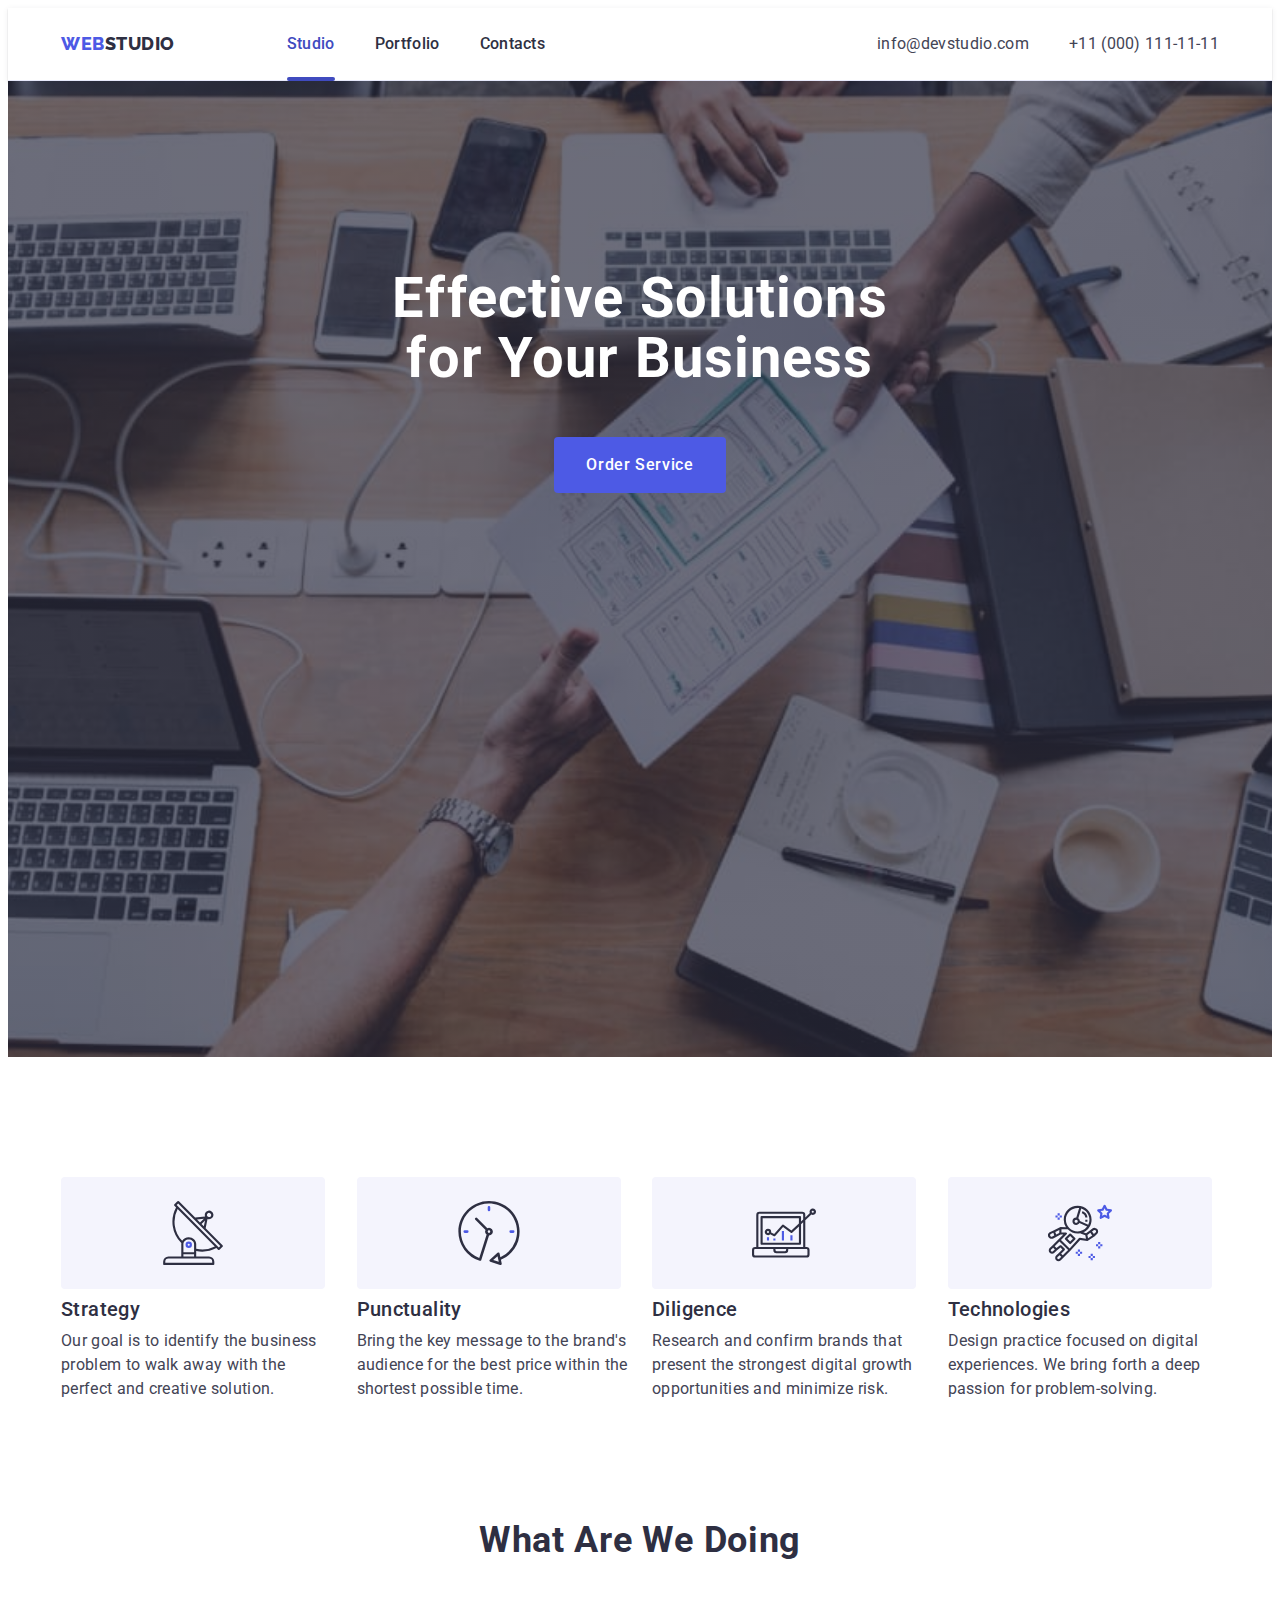
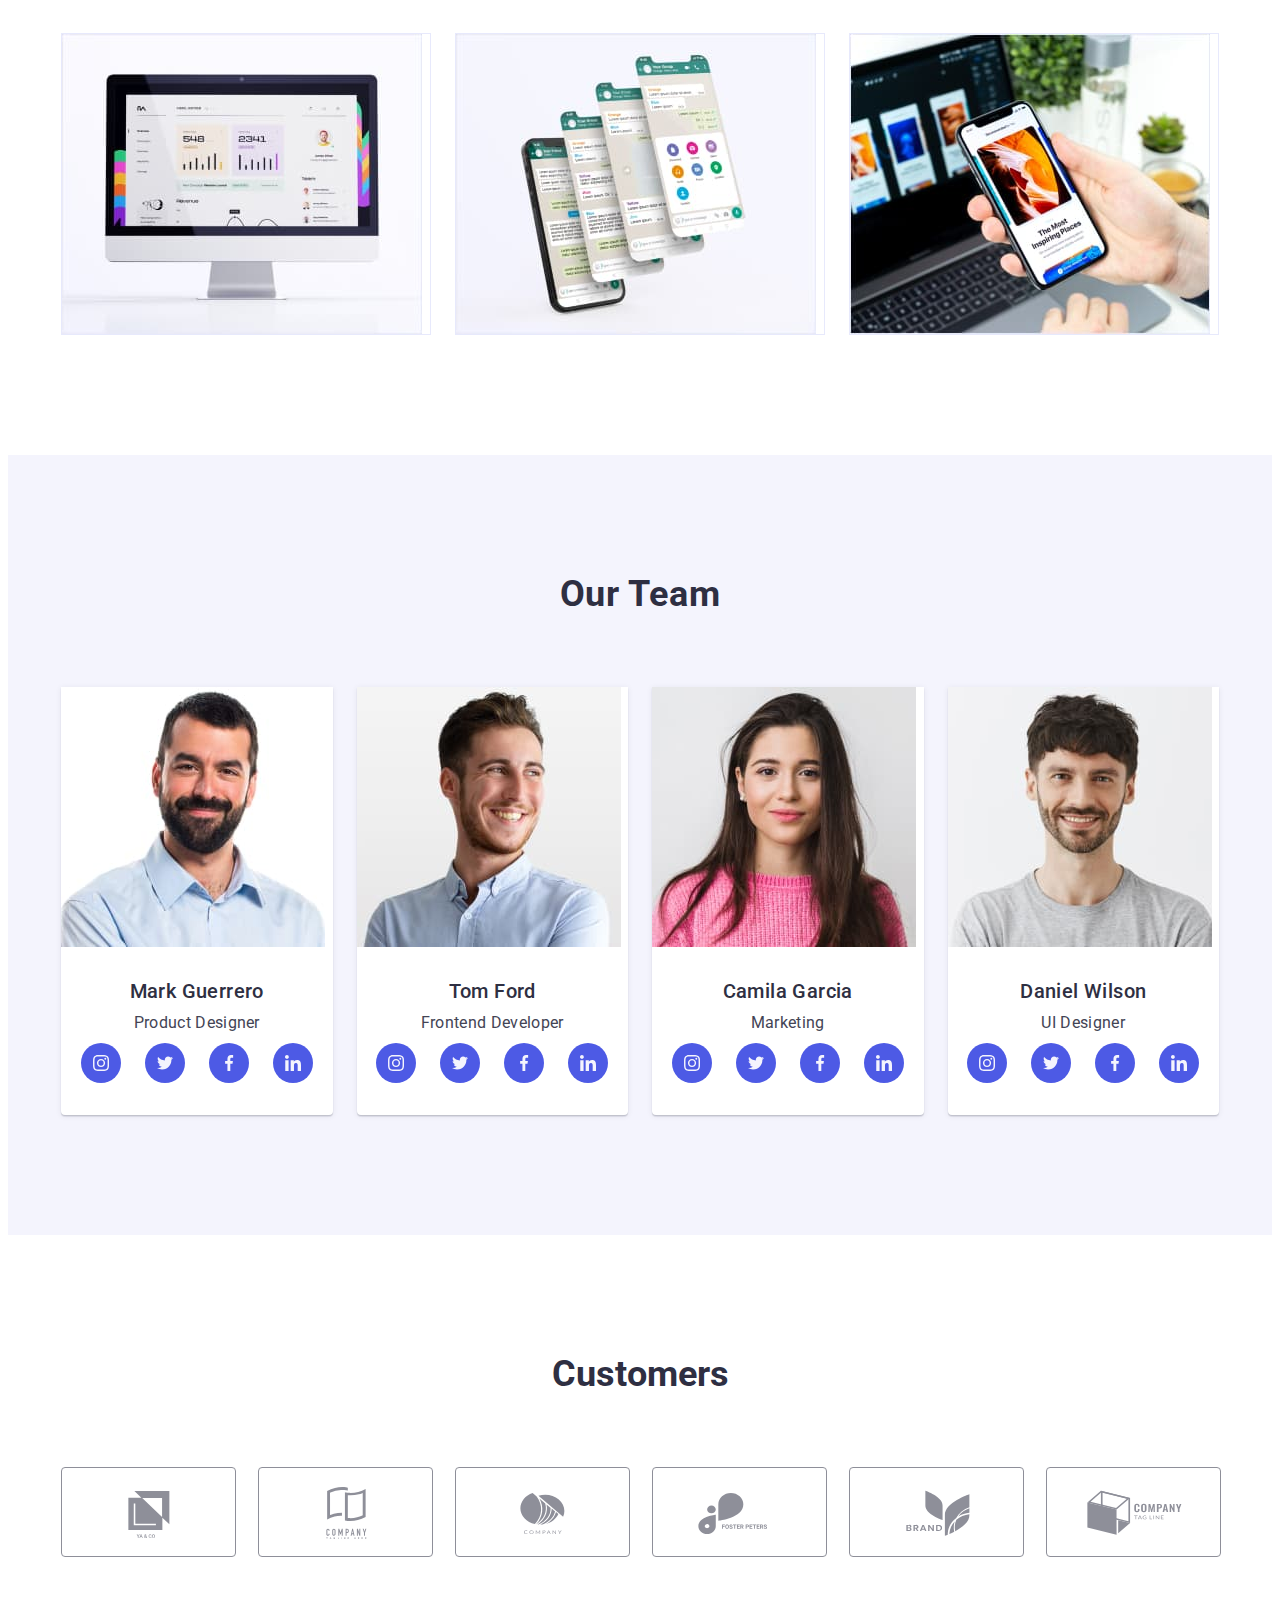
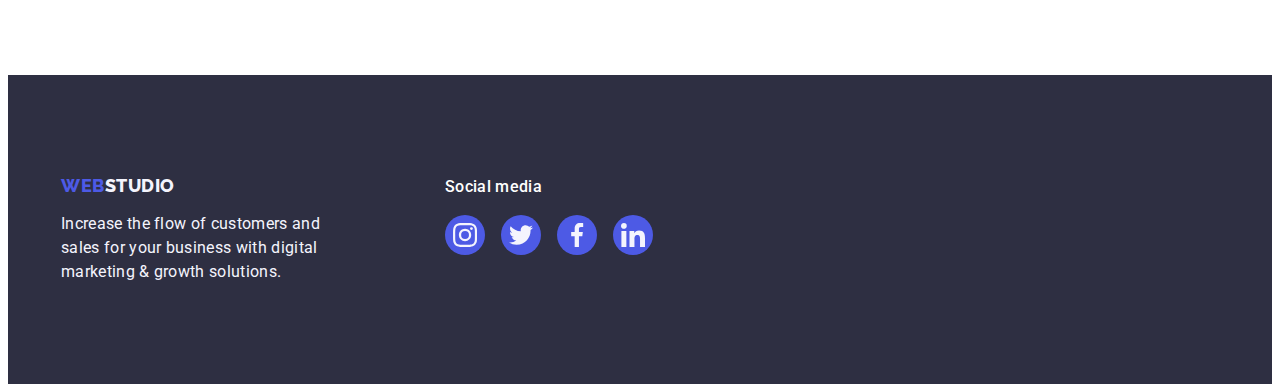
<file: index.html>
<!DOCTYPE html>
<html lang="en">
  <head>
    <meta charset="UTF-8" />
    <meta name="viewport" content="width=device-width, initial-scale=1.0" />
    <title>Web Studio</title>
    <link rel="preconnect" href="https://fonts.googleapis.com" />
    <link rel="preconnect" href="https://fonts.gstatic.com" crossorigin />
    <link href="https://fonts.googleapis.com/css2?family=Raleway:wght@800&family=Roboto:wght@400;500;700;900&display=swap" rel="stylesheet" />
    <link
      rel="stylesheet"
      href="https://cdnjs.cloudflare.com/ajax/libs/modern-normalize/2.0.0/modern-normalize.min.css"
      integrity="sha512-4xo8blKMVCiXpTaLzQSLSw3KFOVPWhm/TRtuPVc4WG6kUgjH6J03IBuG7JZPkcWMxJ5huwaBpOpnwYElP/m6wg=="
      crossorigin="anonymous"
      referrerpolicy="no-referrer"
    />
    <link rel="stylesheet" href="./css/styles.css" />
  </head>
  <body>
    <header class="header">
      <div class="container header-container">
        <nav class="header-navigation">
          <a href="./index.html" class="header-logo link">Web<span class="header-logo-color">Studio</span></a>
          <ul class="header-menu list">
            <li class="header-menu-item"><a class="header-menu-link link current" href="./index.html">Studio</a></li>
            <li class="header-menu-item"><a class="header-menu-link link" href="./portfolio.html">Portfolio</a></li>
            <li class="header-menu-item"><a class="header-menu-link link" href="">Contacts</a></li>
          </ul>
        </nav>
        <address class="header-adress">
          <ul class="header-adress-list list">
            <li class="header-adress-item"><a class="header-adress-link link" href="mailto:info@devstudio.com">info@devstudio.com</a></li>
            <li class="header-adress-item"><a class="header-adress-link link" href="tel:+110001111111">+11 (000) 111-11-11</a></li>
          </ul>
        </address>
      </div>
    </header>
    <main>
      <section class="hero">
        <div class="container hero-container">
          <h1 class="hero-title">
            Effective Solutions<br />
            for Your Business
          </h1>
          <button type="button" class="hero-btn" data-modal-open>Order Service</button>
        </div>
      </section>
      <section class="advantages">
        <div class="container">
          <h2 id="header" class="visually-hidden">Advantages</h2>
          <ul class="advantages-list list link">
            <li class="advantages-item">
              <div class="advantages-block">
                <svg class="advantages-icon" width="64" height="64">
                  <use href="./images/icons.svg#icon-antenna"></use>
                </svg>
              </div>
              <h3 class="advantages-subtitle">Strategy</h3>
              <p class="advantages-item-text">Our goal is to identify the business problem to walk away with the perfect and creative solution.</p>
            </li>
            <li class="advantages-item">
              <div class="advantages-block">
                <svg class="advantages-icon" width="64" height="64">
                  <use href="./images/icons.svg#icon-clock"></use>
                </svg>
              </div>
              <h3 class="advantages-subtitle">Punctuality</h3>
              <p class="advantages-item-text">Bring the key message to the brand's audience for the best price within the shortest possible time.</p>
            </li>
            <li class="advantages-item">
              <div class="advantages-block">
                <svg class="advantages-icon" width="64" height="64">
                  <use href="./images/icons.svg#icon-diagram"></use>
                </svg>
              </div>
              <h3 class="advantages-subtitle">Diligence</h3>
              <p class="advantages-item-text">
                Research and confirm brands that present the strongest digital growth opportunities and minimize risk.
              </p>
            </li>
            <li class="advantages-item">
              <div class="advantages-block">
                <svg class="advantages-icon" width="64" height="64">
                  <use href="./images/icons.svg#icon-astronaut"></use>
                </svg>
              </div>
              <h3 class="advantages-subtitle">Technologies</h3>
              <p class="advantages-item-text">Design practice focused on digital experiences. We bring forth a deep passion for problem-solving.</p>
            </li>
          </ul>
        </div>
      </section>
      <section class="work">
        <div class="container">
          <h2 class="work-title">What are we doing</h2>
          <ul class="work-list list">
            <li class="work-item"><img src="./images/computer.jpg" alt="computer" width="360" height="300" class="work-img" /></li>
            <li class="work-item"><img src="./images/application.jpg" alt="application" width="360" height="300" class="work-img" /></li>
            <li class="work-item"><img src="./images/mobile-phone.jpg" alt="mobile phone" width="360" height="300" class="work-img" /></li>
          </ul>
        </div>
      </section>
      <section class="team">
        <div class="container">
          <h2 class="team-title">Our Team</h2>
          <ul class="team-list list">
            <li class="team-item list">
              <img src="./images/mark.jpg" alt="Mark Guerrero" width="264" height="260" />
              <div class="team-subtitle-text">
                <h3 class="team-subtitle">Mark Guerrero</h3>
                <p class="team-item-text">Product Designer</p>
                <ul class="team-block list">
                  <li class="team-social-list">
                    <a class="team-list-link" href="" target="_blank">
                      <svg class="team-icon" width="16" height="16">
                        <use href="./images/icons.svg#icon-instagram"></use>
                      </svg>
                    </a>
                  </li>
                  <li class="team-social-list">
                    <a class="team-list-link" href="" target="_blank">
                      <svg class="team-icon" width="16" height="16">
                        <use href="./images/icons.svg#icon-twitter"></use>
                      </svg>
                    </a>
                  </li>
                  <li class="team-social-list">
                    <a class="team-list-link" href="" target="_blank">
                      <svg class="team-icon" width="16" height="16">
                        <use href="./images/icons.svg#icon-facebook"></use>
                      </svg>
                    </a>
                  </li>
                  <li class="team-social-list">
                    <a class="team-list-link" href="" target="_blank">
                      <svg class="team-icon" width="16" height="16">
                        <use href="./images/icons.svg#icon-linkedin"></use>
                      </svg>
                    </a>
                  </li>
                </ul>
              </div>
            </li>
            <li class="team-item list">
              <img src="./images/tom.jpg" alt="Tom Ford" width="264" height="260" />
              <div class="team-subtitle-text">
                <h3 class="team-subtitle">Tom Ford</h3>
                <p class="team-item-text">Frontend Developer</p>
                <ul class="team-block list">
                  <li class="team-social-list">
                    <a class="team-list-link" href="" target="_blank">
                      <svg class="team-icon" width="16" height="16">
                        <use href="./images/icons.svg#icon-instagram"></use>
                      </svg>
                    </a>
                  </li>
                  <li class="team-social-list">
                    <a class="team-list-link" href="" target="_blank">
                      <svg class="team-icon" width="16" height="16">
                        <use href="./images/icons.svg#icon-twitter"></use>
                      </svg>
                    </a>
                  </li>
                  <li class="team-social-list">
                    <a class="team-list-link" href="" target="_blank">
                      <svg class="team-icon" width="16" height="16">
                        <use href="./images/icons.svg#icon-facebook"></use>
                      </svg>
                    </a>
                  </li>
                  <li class="team-social-list">
                    <a class="team-list-link" href="" target="_blank">
                      <svg class="team-icon" width="16" height="16">
                        <use href="./images/icons.svg#icon-linkedin"></use>
                      </svg>
                    </a>
                  </li>
                </ul>
              </div>
            </li>
            <li class="team-item list">
              <img src="./images/camila.jpg" alt="Camila Garcia" width="264" height="260" />
              <div class="team-subtitle-text">
                <h3 class="team-subtitle">Camila Garcia</h3>
                <p class="team-item-text">Marketing</p>
                <ul class="team-block list">
                  <li class="team-social-list">
                    <a class="team-list-link" href="" target="_blank">
                      <svg class="team-icon" width="16" height="16">
                        <use href="./images/icons.svg#icon-instagram"></use>
                      </svg>
                    </a>
                  </li>
                  <li class="team-social-list">
                    <a class="team-list-link" href="" target="_blank">
                      <svg class="team-icon" width="16" height="16">
                        <use href="./images/icons.svg#icon-twitter"></use>
                      </svg>
                    </a>
                  </li>
                  <li class="team-social-list">
                    <a class="team-list-link" href="" target="_blank">
                      <svg class="team-icon" width="16" height="16">
                        <use href="./images/icons.svg#icon-facebook"></use>
                      </svg>
                    </a>
                  </li>
                  <li class="team-social-list">
                    <a class="team-list-link" href="" target="_blank">
                      <svg class="team-icon" width="16" height="16">
                        <use href="./images/icons.svg#icon-linkedin"></use>
                      </svg>
                    </a>
                  </li>
                </ul>
              </div>
            </li>
            <li class="team-item list">
              <img src="./images/daniel.jpg" alt="Daniel Wilson" width="264" height="260" />
              <div class="team-subtitle-text">
                <h3 class="team-subtitle">Daniel Wilson</h3>
                <p class="team-item-text">UI Designer</p>
                <ul class="team-block list">
                  <li class="team-social-list">
                    <a class="team-list-link" href="" target="_blank">
                      <svg class="team-icon" width="16" height="16">
                        <use href="./images/icons.svg#icon-instagram"></use>
                      </svg>
                    </a>
                  </li>
                  <li class="team-social-list">
                    <a class="team-list-link" href="" target="_blank">
                      <svg class="team-icon" width="16" height="16">
                        <use href="./images/icons.svg#icon-twitter"></use>
                      </svg>
                    </a>
                  </li>
                  <li class="team-social-list">
                    <a class="team-list-link" href="" target="_blank">
                      <svg class="team-icon" width="16" height="16">
                        <use href="./images/icons.svg#icon-facebook"></use>
                      </svg>
                    </a>
                  </li>
                  <li class="team-social-list">
                    <a class="team-list-link" href="" target="_blank">
                      <svg class="team-icon" width="16" height="16">
                        <use href="./images/icons.svg#icon-linkedin"></use>
                      </svg>
                    </a>
                  </li>
                </ul>
              </div>
            </li>
          </ul>
        </div>
      </section>
      <section class="customers">
        <div class="container">
          <h2 class="customers-title">Customers</h2>
          <ul class="customers-list list">
            <li class="customers-item">
              <a href="" class="customers-link">
                <svg class="customers-icon" width="104" height="56">
                  <use href="./images/icons.svg#icon-logo1"></use>
                </svg>
              </a>
            </li>
            <li class="customers-item">
              <a href="" class="customers-link">
                <svg class="customers-icon" width="104" height="56">
                  <use href="./images/icons.svg#icon-logo2"></use>
                </svg>
              </a>
            </li>
            <li class="customers-item">
              <a href="" class="customers-link">
                <svg class="customers-icon" width="104" height="56">
                  <use href="./images/icons.svg#icon-logo3"></use>
                </svg>
              </a>
            </li>
            <li class="customers-item">
              <a href="" class="customers-link">
                <svg class="customers-icon" width="104" height="56">
                  <use href="./images/icons.svg#icon-logo4"></use>
                </svg>
              </a>
            </li>
            <li class="customers-item">
              <a href="" class="customers-link">
                <svg class="customers-icon" width="104" height="56">
                  <use href="./images/icons.svg#icon-logo5"></use>
                </svg>
              </a>
            </li>
            <li class="customers-item">
              <a href="" class="customers-link">
                <svg class="customers-icon" width="104" height="56">
                  <use href="./images/icons.svg#icon-logo6"></use>
                </svg>
              </a>
            </li>
          </ul>
        </div>
      </section>
    </main>
    <footer class="footer">
      <div class="container footer-container">
        <div class="footer-container-text">
          <a href="./index.html" class="footer-logo link">Web<span class="footer-logo-accent">Studio</span></a>
          <p class="footer-text">Increase the flow of customers and sales for your business with digital marketing & growth solutions.</p>
        </div>
        <div class="footer-socials">
          <p class="footer-social-text">Social media</p>
          <ul class="footer-social-list list">
            <li class="footer-social-item">
              <a href="" class="footer-social-link link">
                <svg class="footer-icon" width="24" height="24">
                  <use href="./images/icons.svg#icon-instagram"></use>
                </svg>
              </a>
            </li>
            <li class="footer-social-item">
              <a href="" class="footer-social-link link">
                <svg class="footer-icon" width="24" height="24">
                  <use href="./images/icons.svg#icon-twitter"></use>
                </svg>
              </a>
            </li>
            <li class="footer-social-item">
              <a href="" class="footer-social-link link">
                <svg class="footer-icon" width="24" height="24">
                  <use href="./images/icons.svg#icon-facebook"></use>
                </svg>
              </a>
            </li>
            <li class="footer-social-item">
              <a href="" class="footer-social-link link">
                <svg class="footer-icon" width="24" height="24">
                  <use href="./images/icons.svg#icon-linkedin"></use>
                </svg>
              </a>
            </li>
          </ul>
        </div>
      </div>
    </footer>
    <div class="backdrop is-hidden" data-modal>
      <div class="modal">
        <button type="button" class="modal-btn" data-modal-close>
          <svg class="modal-icon" width="8" height="8">
            <use href="./images/icons.svg#icon-cross"></use>
          </svg>
        </button>
      </div>
    </div>
    <script src="./js/modal.js"></script>
  </body>
</html>
</file>
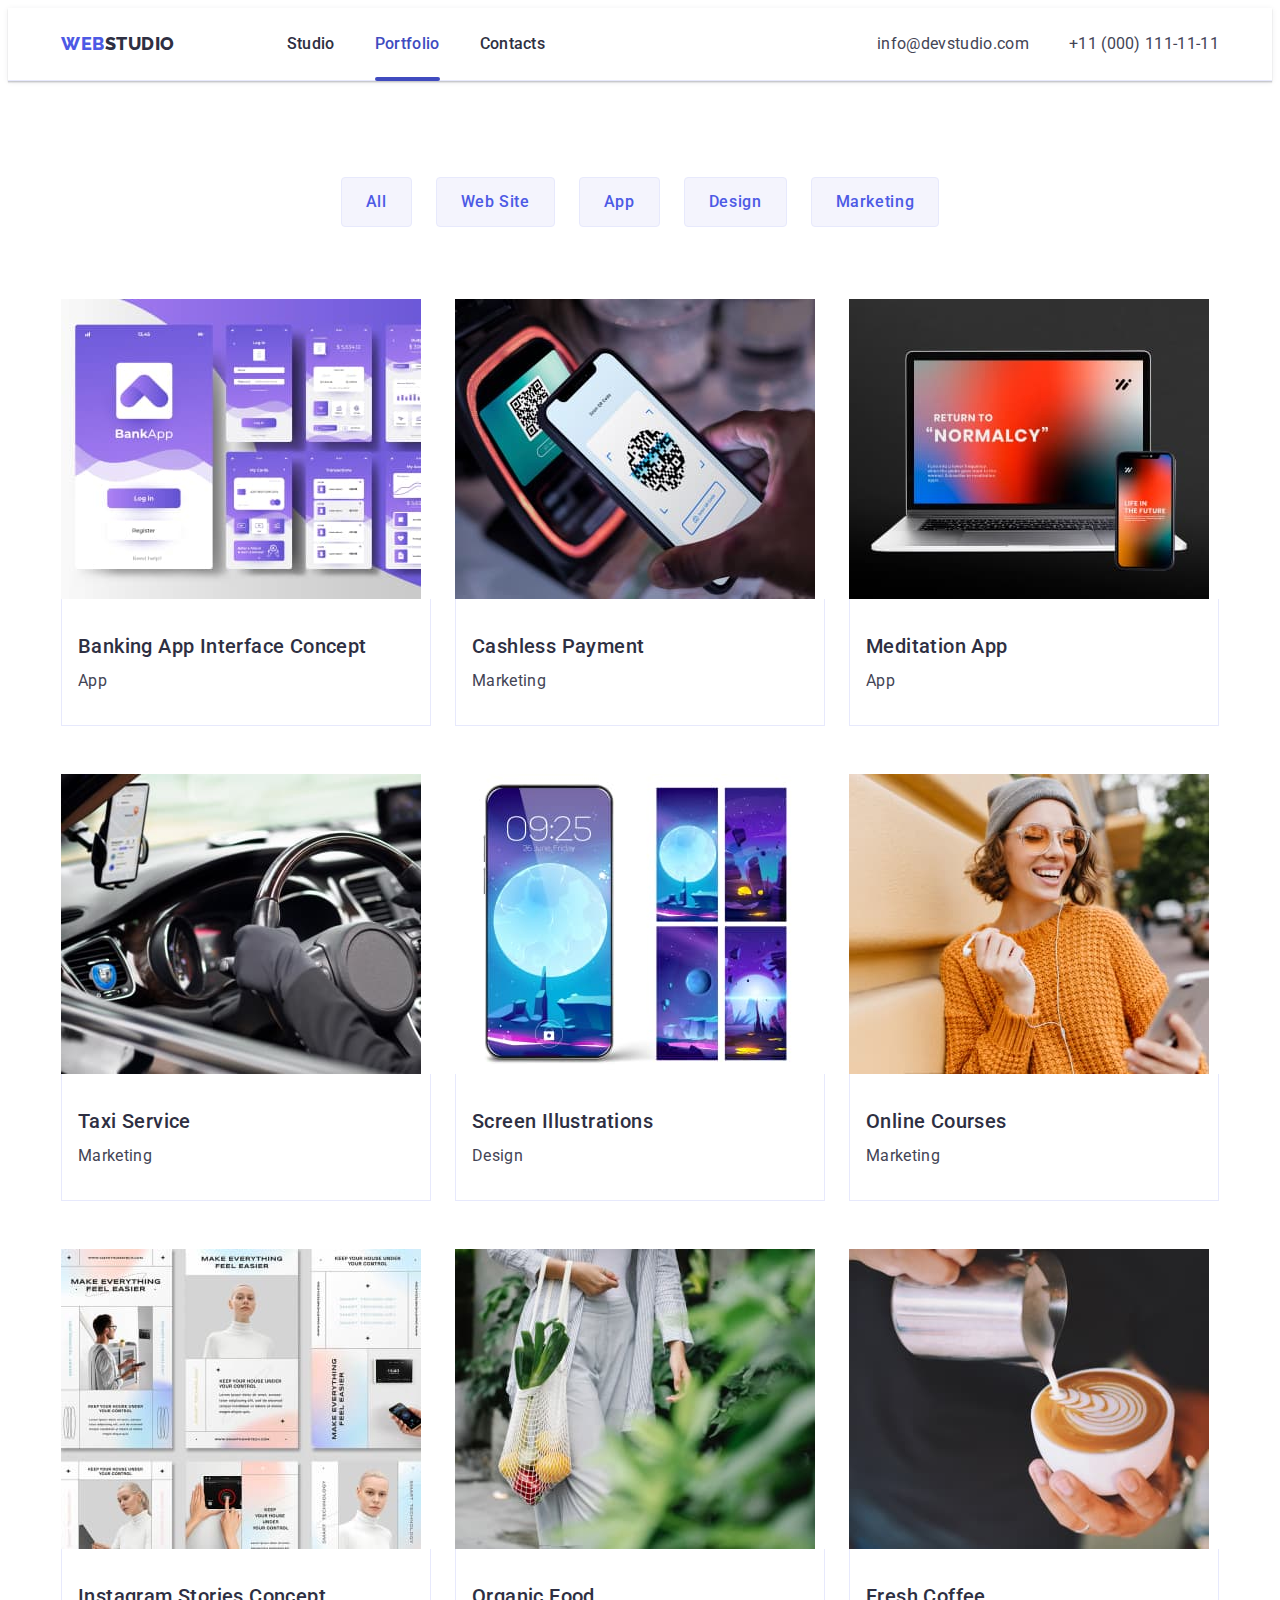
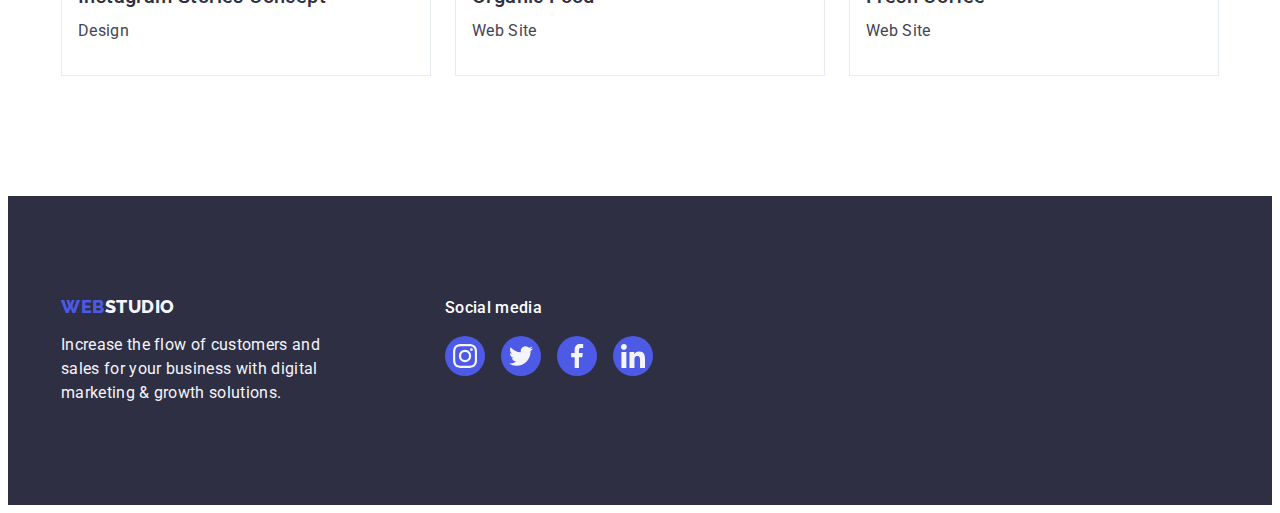
<file: portfolio.html>
<!DOCTYPE html>
<html lang="en">
  <head>
    <meta charset="UTF-8" />
    <meta name="viewport" content="width=device-width, initial-scale=1.0" />
    <title>Portfolio</title>
    <link rel="preconnect" href="https://fonts.googleapis.com" />
    <link rel="preconnect" href="https://fonts.gstatic.com" crossorigin />
    <link href="https://fonts.googleapis.com/css2?family=Raleway:wght@800&family=Roboto:wght@400;500;700;900&display=swap" rel="stylesheet" />
    <link
      rel="stylesheet"
      href="https://cdnjs.cloudflare.com/ajax/libs/modern-normalize/2.0.0/modern-normalize.min.css"
      integrity="sha512-4xo8blKMVCiXpTaLzQSLSw3KFOVPWhm/TRtuPVc4WG6kUgjH6J03IBuG7JZPkcWMxJ5huwaBpOpnwYElP/m6wg=="
      crossorigin="anonymous"
      referrerpolicy="no-referrer"
    />
    <link rel="stylesheet" href="./css/styles.css" />
  </head>
  <body>
    <header class="header">
      <div class="container header-container">
        <nav class="header-navigation">
          <a href="./index.html" class="header-logo link">Web<span class="header-logo-color">Studio</span></a>
          <ul class="header-menu list">
            <li class="header-menu-item"><a class="header-menu-link link" href="./index.html">Studio</a></li>
            <li class="header-menu-item"><a class="header-menu-link link current" href="./portfolio.html">Portfolio</a></li>
            <li class="header-menu-item"><a class="header-menu-link link" href="">Contacts</a></li>
          </ul>
        </nav>
        <address class="header-adress">
          <ul class="header-adress-list list">
            <li class="header-adress-item"><a class="header-adress-link link" href="mailto:info@devstudio.com">info@devstudio.com</a></li>
            <li class="header-adress-item"><a class="header-adress-link link" href="tel:+110001111111">+11 (000) 111-11-11</a></li>
          </ul>
        </address>
      </div>
    </header>
    <main>
      <section class="projekt">
        <div class="container">
          <h1 id="header" class="visually-hidden">Project</h1>
          <ul class="first-list list link">
            <li><button type="button" class="project-btn">All</button></li>
            <li><button type="button" class="project-btn">Web Site</button></li>
            <li><button type="button" class="project-btn">App</button></li>
            <li><button type="button" class="project-btn">Design</button></li>
            <li><button type="button" class="project-btn">Marketing</button></li>
          </ul>
          <ul class="second-list list">
            <li class="second-list-item">
              <a class="second-link link" href="./index.html">
                <div class="second-image">
                  <img src="./images/interface.jpg" alt="interface" width="360" height="300" class="projekt-img" />
                  <p class="second-cover-text">
                    14 Stylish and User-Friendly App Design Concepts · Task Manager App · Calorie Tracker App · Exotic Fruit Ecommerce App · Cloud
                    Storage App
                  </p>
                </div>
                <div class="projekt-subtitle-text">
                  <h2 class="projekt-subtitle">Banking App Interface Concept</h2>
                  <p class="projekt-link-text">App</p>
                </div>
              </a>
            </li>
            <li class="second-list-item">
              <a class="second-link link" href="./index.html">
                <div class="second-image">
                  <img src="./images/payment.jpg" alt="payment" width="360" height="300" class="projekt-img" />
                  <p class="second-cover-text">
                    14 Stylish and User-Friendly App Design Concepts · Task Manager App · Calorie Tracker App · Exotic Fruit Ecommerce App · Cloud
                    Storage App
                  </p>
                </div>
                <div class="projekt-subtitle-text">
                  <h2 class="projekt-subtitle">Cashless Payment</h2>
                  <p class="projekt-link-text">Marketing</p>
                </div>
              </a>
            </li>
            <li class="second-list-item">
              <a class="second-link link" href="./index.html">
                <div class="second-image">
                  <img src="./images/app.jpg" alt="app" width="360" height="300" class="projekt-img" />
                  <p class="second-cover-text">
                    14 Stylish and User-Friendly App Design Concepts · Task Manager App · Calorie Tracker App · Exotic Fruit Ecommerce App · Cloud
                    Storage App
                  </p>
                </div>
                <div class="projekt-subtitle-text">
                  <h2 class="projekt-subtitle">Meditation App</h2>
                  <p class="projekt-link-text">App</p>
                </div>
              </a>
            </li>
            <li class="second-list-item">
              <a class="second-link link" href="./index.html">
                <div class="second-image">
                  <img src="./images/taxi.jpg" alt="taxi" width="360" height="300" class="projekt-img" />
                  <p class="second-cover-text">
                    14 Stylish and User-Friendly App Design Concepts · Task Manager App · Calorie Tracker App · Exotic Fruit Ecommerce App · Cloud
                    Storage App
                  </p>
                </div>
                <div class="projekt-subtitle-text">
                  <h2 class="projekt-subtitle">Taxi Service</h2>
                  <p class="projekt-link-text">Marketing</p>
                </div>
              </a>
            </li>
            <li class="second-list-item">
              <a class="second-link link" href="./index.html">
                <div class="second-image">
                  <img src="./images/screen.jpg" alt="screen" width="360" height="300" class="projekt-img" />
                  <p class="second-cover-text">
                    14 Stylish and User-Friendly App Design Concepts · Task Manager App · Calorie Tracker App · Exotic Fruit Ecommerce App · Cloud
                    Storage App
                  </p>
                </div>
                <div class="projekt-subtitle-text">
                  <h2 class="projekt-subtitle">Screen Illustrations</h2>
                  <p class="projekt-link-text">Design</p>
                </div>
              </a>
            </li>
            <li class="second-list-item">
              <a class="second-link link" href="./index.html">
                <div class="second-image">
                  <img src="./images/courses.jpg" alt="courses" width="360" height="300" class="projekt-img" />
                  <p class="second-cover-text">
                    14 Stylish and User-Friendly App Design Concepts · Task Manager App · Calorie Tracker App · Exotic Fruit Ecommerce App · Cloud
                    Storage App
                  </p>
                </div>
                <div class="projekt-subtitle-text">
                  <h2 class="projekt-subtitle">Online Courses</h2>
                  <p class="projekt-link-text">Marketing</p>
                </div>
              </a>
            </li>
            <li class="second-list-item">
              <a class="second-link link" href="./index.html">
                <div class="second-image">
                  <img src="./images/instagram.jpg" alt="instagram" width="360" height="300" class="projekt-img" />
                  <p class="second-cover-text">
                    14 Stylish and User-Friendly App Design Concepts · Task Manager App · Calorie Tracker App · Exotic Fruit Ecommerce App · Cloud
                    Storage App
                  </p>
                </div>
                <div class="projekt-subtitle-text">
                  <h2 class="projekt-subtitle">Instagram Stories Concept</h2>
                  <p class="projekt-link-text">Design</p>
                </div>
              </a>
            </li>
            <li class="second-list-item">
              <a class="second-link link" href="./index.html">
                <div class="second-image">
                  <img src="./images/food.jpg" alt="food" width="360" height="300" class="projekt-img" />
                  <p class="second-cover-text">
                    14 Stylish and User-Friendly App Design Concepts · Task Manager App · Calorie Tracker App · Exotic Fruit Ecommerce App · Cloud
                    Storage App
                  </p>
                </div>
                <div class="projekt-subtitle-text">
                  <h2 class="projekt-subtitle">Organic Food</h2>
                  <p class="projekt-link-text">Web Site</p>
                </div>
              </a>
            </li>
            <li class="second-list-item">
              <a class="second-link link" href="./index.html">
                <div class="second-image">
                  <img src="./images/coffee.jpg" alt="coffee" width="360" height="300" class="projekt-img" />
                  <p class="second-cover-text">
                    14 Stylish and User-Friendly App Design Concepts · Task Manager App · Calorie Tracker App · Exotic Fruit Ecommerce App · Cloud
                    Storage App
                  </p>
                </div>
                <div class="projekt-subtitle-text">
                  <h2 class="projekt-subtitle">Fresh Coffee</h2>
                  <p class="projekt-link-text">Web Site</p>
                </div>
              </a>
            </li>
          </ul>
        </div>
      </section>
    </main>
    <footer class="footer">
      <div class="container footer-container">
        <div class="footer-container-text">
          <a href="./index.html" class="footer-logo link">Web<span class="footer-logo-accent">Studio</span></a>
          <p class="footer-text">Increase the flow of customers and sales for your business with digital marketing & growth solutions.</p>
        </div>
        <div class="footer-socials">
          <p class="footer-social-text">Social media</p>
          <ul class="footer-social-list list">
            <li class="footer-social-item">
              <a href="" class="footer-social-link link">
                <svg class="footer-icon" width="24" height="24">
                  <use href="./images/icons.svg#icon-instagram"></use>
                </svg>
              </a>
            </li>
            <li class="footer-social-item">
              <a href="" class="footer-social-link link">
                <svg class="footer-icon" width="24" height="24">
                  <use href="./images/icons.svg#icon-twitter"></use>
                </svg>
              </a>
            </li>
            <li class="footer-social-item">
              <a href="" class="footer-social-link link">
                <svg class="footer-icon" width="24" height="24">
                  <use href="./images/icons.svg#icon-facebook"></use>
                </svg>
              </a>
            </li>
            <li class="footer-social-item">
              <a href="" class="footer-social-link link">
                <svg class="footer-icon" width="24" height="24">
                  <use href="./images/icons.svg#icon-linkedin"></use>
                </svg>
              </a>
            </li>
          </ul>
        </div>
      </div>
    </footer>
  </body>
</html>
</file>
<file: css/styles.css>
:root {
  --accent-color: #2e2f42;
  --paragraph-color: #434455;
  --background-color: #2e2f42;
  --logo-color: #4d5ae5;
  --btn-accent-color: #404bbf;
}

p,
h1,
h2,
h3,
h4,
h5,
h6 {
  margin-top: 0;
  margin-bottom: 0;
}

ul,
ol {
  margin-top: 0;
  margin-bottom: 0;
  padding-left: 0;
}

img {
  display: block;
  max-width: 100%;
  height: auto;
}

body {
  color: #434455;
  font-family: "Roboto", sans-serif;
  background-color: #ffffff;
}

.container {
  width: 100%;
  max-width: 1158px;
  padding: 0 15px;
  margin: 0 auto;
}

.visually-hidden {
  position: absolute;
  width: 1px;
  height: 1px;
  margin: -1px;
  border: 0;
  padding: 0;
  white-space: nowrap;
  clip-path: inset(100%);
  clip: rect(0 0 0 0);
  overflow: hidden;
}

.link {
  text-decoration: none;
}

.list {
  list-style-type: none;
}

/* HEADER */

.header {
  border-bottom: 1px solid #e7e9fc;
  box-shadow: 0px 2px 1px rgba(46, 47, 66, 0.08), 0px 1px 1px rgba(46, 47, 66, 0.16), 0px 1px 6px rgba(46, 47, 66, 0.08);
}

.header-logo {
  margin-right: 76px;
  color: var(--logo-color);
  font-size: 18px;
  font-family: "Raleway", sans-serif;
  font-weight: 800;
  line-height: 1.17;
  letter-spacing: 0.03em;
  text-transform: uppercase;
}

.header-logo-accent {
  color: var(--logo-color);
}

.header-logo-color {
  color: var(--accent-color);
}

.header-container {
  display: flex;
  align-items: center;
  gap: 332px;
}

.header-navigation {
  display: flex;
  align-items: center;
  flex-grow: 1;
  justify-content: space-between;
}

.header-menu {
  display: flex;
  gap: 40px;
}

.header-adress {
  display: flex;
  align-items: center;
}

.header-adress-list {
  display: flex;
  gap: 40px;
  margin-right: auto;
}

.header-menu-item {
}

.header-menu-link.current {
  color: var(--btn-accent-color);
}

.header-menu-link {
  color: var(--accent-color);
  font-size: 16px;
  font-weight: 500;
  padding: 24px 0;
  display: block;
  line-height: 1.5;
  letter-spacing: 0.02em;
  transition: color 250ms cubic-bezier(0.4, 0, 0.2, 1);
}

.current {
  position: relative;
}

.current::after {
  content: "";
  position: absolute;
  left: 0;
  bottom: -1px;
  height: 4px;
  width: 100%;
  border-radius: 2px;
  background-color: #404bbf;
}

.header-menu-link:hover,
.header-menu-link:focus {
  color: var(--btn-accent-color);
}

.header-adress {
  font-style: normal;
}
.header-adress-list {
}
.header-adress-item {
}
.header-adress-link {
  color: var(--paragraph-color);
  font-size: 16px;
  line-height: 1.5;
  letter-spacing: 0.02em;
  transition: color 250ms cubic-bezier(0.4, 0, 0.2, 1);
}

.header-adress-link:hover,
.header-adress-link:focus {
  color: var(--btn-accent-color);
}

/* HERO */

.hero {
  padding: 188px 0 188px;
  background-color: var(--background-color);
  background-image: linear-gradient(rgba(46, 47, 66, 0.7), rgba(46, 47, 66, 0.7)), url(../images/people-office.jpg);
  max-width: 1440px;
  height: 600px;
  flex-shrink: 0;
  margin: 0 auto;
  background-repeat: no-repeat;
  background-position: center;
  background-size: cover;
}

.hero-container {
}

.hero-title {
  max-width: 496px;
  color: #ffffff;
  text-align: center;
  font-size: 56px;
  font-weight: 700;
  line-height: 1.07;
  letter-spacing: 0.02em;
  margin: 0 auto;
  padding-bottom: 48px;
}

.hero-btn {
  min-width: 169px;
  height: 56px;
  border: none;
  display: block;
  margin: 0 auto;
  padding: 16px 32px;
  border-radius: 4px;
  color: #ffffff;
  font-size: 16px;
  font-family: inherit;
  font-weight: 500;
  background: #4d5ae5;
  cursor: pointer;
  line-height: 1.5;
  letter-spacing: 0.04em;
  transition: background-color 250ms cubic-bezier(0.4, 0, 0.2, 1);
}

.hero-btn:hover,
.hero-btn:focus {
  background-color: var(--btn-accent-color);
}

/* ADVANTAGES */

.advantages {
  padding-top: 120px;
  padding-bottom: 120px;
}
.advantages-list {
  display: flex;
  gap: 24px;
}
.advantages-item {
  width: calc((100% - 24px * 3) / 4);
}

.advantages-block {
  width: 264px;
  height: 112px;
  flex-shrink: 0;
  border-radius: 4px;
  background-color: #f4f4fd;
  margin-bottom: 8px;
  display: flex;
  align-items: center;
  justify-content: center;
}

.advantages-icon {
  fill: currentColor;
}

.advantages-subtitle {
  color: var(--accent-color);
  font-size: 20px;
  font-weight: 500;
  line-height: 1.2;
  letter-spacing: 0.02em;
  margin-bottom: 8px;
}

.advantages-item-text {
  color: var(--paragraph-color);
  font-size: 16px;
  line-height: 1.5;
  letter-spacing: 0.02em;
}

/* WORK */

.work {
  padding-bottom: 120px;
}

.work-title {
  margin: 0 auto;
  margin-bottom: 72px;
  color: var(--accent-color);
  text-align: center;
  font-size: 36px;
  font-weight: 700;
  line-height: 1.11;
  letter-spacing: 0.02em;
  text-transform: capitalize;
}
.work-list {
  display: flex;
  gap: 24px;
}
.list {
}
.work-item {
  width: calc((100% - 24px * 2) / 3);
  border: 1px solid #e7e9fc;
}
.work-img {
}

/* TEAM */

.team {
  background-color: #f4f4fd;
  padding-top: 120px;
  padding-bottom: 120px;
}

.team-title {
  margin-bottom: 72px;
  color: var(--accent-color);
  text-align: center;
  font-size: 36px;
  font-weight: 700;
  line-height: 1.11;
  letter-spacing: 0.02em;
  text-transform: capitalize;
}
.team-list {
  display: flex;
  gap: 24px;
}

.list {
}

.team-item {
  width: calc((100% - 72px) / 4);
  background-color: #ffffff;
  border-radius: 0px 0px 4px 4px;
  box-shadow: 0px 1px 6px rgba(46, 47, 66, 0.08), 0px 1px 1px rgba(46, 47, 66, 0.16), 0px 2px 1px rgba(46, 47, 66, 0.08);
}

.team-subtitle {
  margin-bottom: 8px;
  color: var(--accent-color);
  text-align: center;
  font-size: 20px;
  font-weight: 500;
  line-height: 1.2;
  letter-spacing: 0.02em;
}

.team-item-text {
  color: var(--paragraph-color);
  text-align: center;
  font-size: 16px;
  margin-bottom: 8px;
  line-height: 1.5;
  letter-spacing: 0.02em;
}

.team-subtitle-text {
  padding: 32px 0;
}

.team-block {
  display: flex;
  justify-content: center;
  gap: 24px;
}

.team-social-list {
  width: 40px;
  height: 40px;
}

.team-list-link {
  width: 100%;
  height: 100%;
  background-color: #4d5ae5;
  border-radius: 50%;
  display: flex;
  align-items: center;
  justify-content: center;
  transition: background-color 250ms cubic-bezier(0.4, 0, 0.2, 1);
}

.team-list-link:hover,
.team-list-link:focus {
  background-color: var(--btn-accent-color);
}

.team-icon {
  fill: #f4f4fd;
}

/* CUSTOMERS */

.customers {
  padding-top: 120px;
  padding-bottom: 120px;
}

.customers-title {
  font-size: 36px;
  line-height: 1.11;
  color: var(--accent-color);
  margin-bottom: 72px;
  text-align: center;
}

.customers-list {
  display: flex;
  gap: 24px;
}
.customers-item {
  width: calc((100% - 120px) / 6);
  height: 88px;
}

.customers-link {
  height: 100%;
  width: 100%;
  border: 1px solid #8e8f99;
  border-radius: 4px;
  display: flex;
  align-items: center;
  justify-content: center;
  color: #8e8f99;
  transition: border-color 250ms cubic-bezier(0.4, 0, 0.2, 1), color 250ms cubic-bezier(0.4, 0, 0.2, 1);
}

.customers-link:hover,
.customers-link:focus {
  color: var(--btn-accent-color);
  border-color: var(--btn-accent-color);
}

.customers-icon {
  fill: currentColor;
}

/* FOOTER */

.footer {
  background-color: var(--background-color);
  padding-top: 100px;
  padding-bottom: 100px;
}

.footer-container {
  display: flex;
  align-items: baseline;
}

.footer-container-text {
  margin-right: 120px;
}

.footer-logo {
  display: inline-block;
  margin-bottom: 16px;
  color: #4d5ae5;
  font-size: 18px;
  font-family: "Raleway", sans-serif;
  font-weight: 800;
  line-height: 1.17;
  letter-spacing: 0.03em;
  text-transform: uppercase;
}

.footer-logo-accent {
  color: #f4f4fd;
}

.footer-text {
  max-width: 264px;
  color: #f4f4fd;
  font-size: 16px;
  line-height: 1.5;
  letter-spacing: 0.02em;
}

.footer-social-text {
  font-weight: 500;
  font-size: 16px;
  line-height: 1.5;
  letter-spacing: 0.02em;
  color: #ffffff;
  margin-bottom: 16px;
}

.footer-social-list {
  display: flex;
  gap: 16px;
}
.footer-social-item {
  width: 40px;
  height: 40px;
}

.footer-social-link {
  width: 100%;
  height: 100%;
  background-color: var(--logo-color);
  border-radius: 50%;
  display: flex;
  align-items: center;
  justify-content: center;
  transition: background-color 250ms cubic-bezier(0.4, 0, 0.2, 1);
}

.footer-social-link:hover,
.footer-social-link:focus {
  background-color: #31d0aa;
}

.footer-icon {
  fill: #f4f4fd;
}

/*-- PORTFOLIO --*/

/* PROJECT */

.projekt {
  padding: 96px 0 120px 0;
}

.first-list {
  display: flex;
  gap: 24px;
  justify-content: center;
  margin-bottom: 72px;
}

.project-btn {
  display: flex;
  padding: 12px 24px;
  justify-content: center;
  align-items: center;
  border-radius: 4px;
  border: 1px solid #e7e9fc;
  color: #4d5ae5;
  background-color: #f4f4fd;
  font-family: "Roboto", sans-serif;
  text-align: center;
  font-size: 16px;
  font-weight: 500;
  cursor: pointer;
  line-height: 1.5;
  letter-spacing: 0.04em;
  transition: color 250ms cubic-bezier(0.4, 0, 0.2, 1), background-color 250ms cubic-bezier(0.4, 0, 0.2, 1),
    border-color 250ms cubic-bezier(0.4, 0, 0.2, 1), box-shadow 250ms cubic-bezier(0.4, 0, 0.2, 1);
}

.project-btn:hover,
.project-btn:focus {
  border: 1px solid transparent;
  color: #ffffff;
  background-color: var(--btn-accent-color);
  box-shadow: 0px 3px 1px rgba(0, 0, 0, 0.1), 0px 2px 1px rgba(0, 0, 0, 0.08), 0px 2px 2px rgba(0, 0, 0, 0.12);
}

.second-list {
  display: flex;
  flex-wrap: wrap;
  gap: 48px 24px;
}

.second-list-item {
  width: calc((100% - 48px) / 3);
}

.second-link {
  display: block;
  transition: box-shadow 250ms cubic-bezier(0.4, 0, 0.2, 1);
}

.projekt-subtitle-text {
  padding: 32px 16px;
  border: 1px solid #e7e9fc;
  border-top: none;
}

.projekt-subtitle {
  margin-bottom: 8px;
  color: var(--background-color);
  font-size: 20px;
  font-style: normal;
  font-weight: 500;
  line-height: 1.5;
  letter-spacing: 0.02em;
}

.projekt-link-text {
  color: var(--paragraph-color);
  font-size: 16px;
  font-style: normal;
  font-weight: 400;
  line-height: 1.5;
  letter-spacing: 0.02em;
}

.second-image {
  position: relative;
  overflow: hidden;
}

.second-cover-text {
  position: absolute;
  top: 0;
  left: 0;
  font-size: 16px;
  line-height: 1.5;
  letter-spacing: 0.02em;
  color: var(--icon);
  padding: 40px 32px;
  background-color: #4d5ae5;
  height: 100%;
  width: 100%;
  transform: translateY(100%);
  transition: box-shadow 250ms cubic-bezier(0.4, 0, 0.2, 1);
}

.second-link:hover,
.second-link:focus {
  box-shadow: 0px 1px 6px rgba(46, 47, 66, 0.08), 0px 1px 1px rgba(46, 47, 66, 0.16), 0px 2px 1px rgba(46, 47, 66, 0.08);
}

.second-link:hover .second-cover-text {
  transform: translateY(0%);
}

.second-link:focus .second-cover-text {
  transform: translateY(0%);
}

.second-cover-text {
  position: absolute;
  top: 0;
  left: 0;
  font-size: 16px;
  line-height: 1.5;
  letter-spacing: 0.02em;
  color: #f4f4fd;
  padding: 40px 32px;
  background-color: var(--logo-color);
  height: 100%;
  width: 100%;
  transform: translateY(100%);
  transition: transform 250ms cubic-bezier(0.4, 0, 0.2, 1);
}

/* MODAL */

.backdrop {
  position: fixed;
  top: 0;
  left: 0;
  width: 100%;
  height: 100%;
  background-color: rgba(46, 47, 66, 0.4);
  transition: opacity 250ms cubic-bezier(0.4, 0, 0.2, 1), visibility 250ms cubic-bezier(0.4, 0, 0.2, 1);
}

.modal {
  position: absolute;
  top: 50%;
  left: 50%;
  transform: translate(-50%, -50%) scale(1);
  width: 408px;
  min-height: 584px;
  background: #fcfcfc;
  box-shadow: 0px 1px 1px rgba(0, 0, 0, 0.14), 0px 1px 3px rgba(0, 0, 0, 0.12), 0px 2px 1px rgba(0, 0, 0, 0.2);
  border-radius: 4px;
  transition: transform 250ms cubic-bezier(0.4, 0, 0.2, 1);
}

.modal-btn {
  position: absolute;
  top: 24px;
  right: 24px;
  width: 24px;
  height: 24px;
  border-radius: 50%;
  display: flex;
  align-items: center;
  justify-content: center;
  background-color: #e7e9fc;
  border: 1px solid rgba(0, 0, 0, 0.1);
  padding: 0;
  cursor: pointer;
  transition: background-color 250ms cubic-bezier(0.4, 0, 0.2, 1), border 250ms cubic-bezier(0.4, 0, 0.2, 1);
}

.modal-icon {
  transition: fill 250ms cubic-bezier(0.4, 0, 0.2, 1);
}

.modal-btn:hover,
.modal-btn:focus {
  background-color: var(--btn-accent-color);
  border: none;
  fill: #ffffff;
}

.is-hidden {
  opacity: 0;
  visibility: hidden;
  pointer-events: none;
}
</file>
